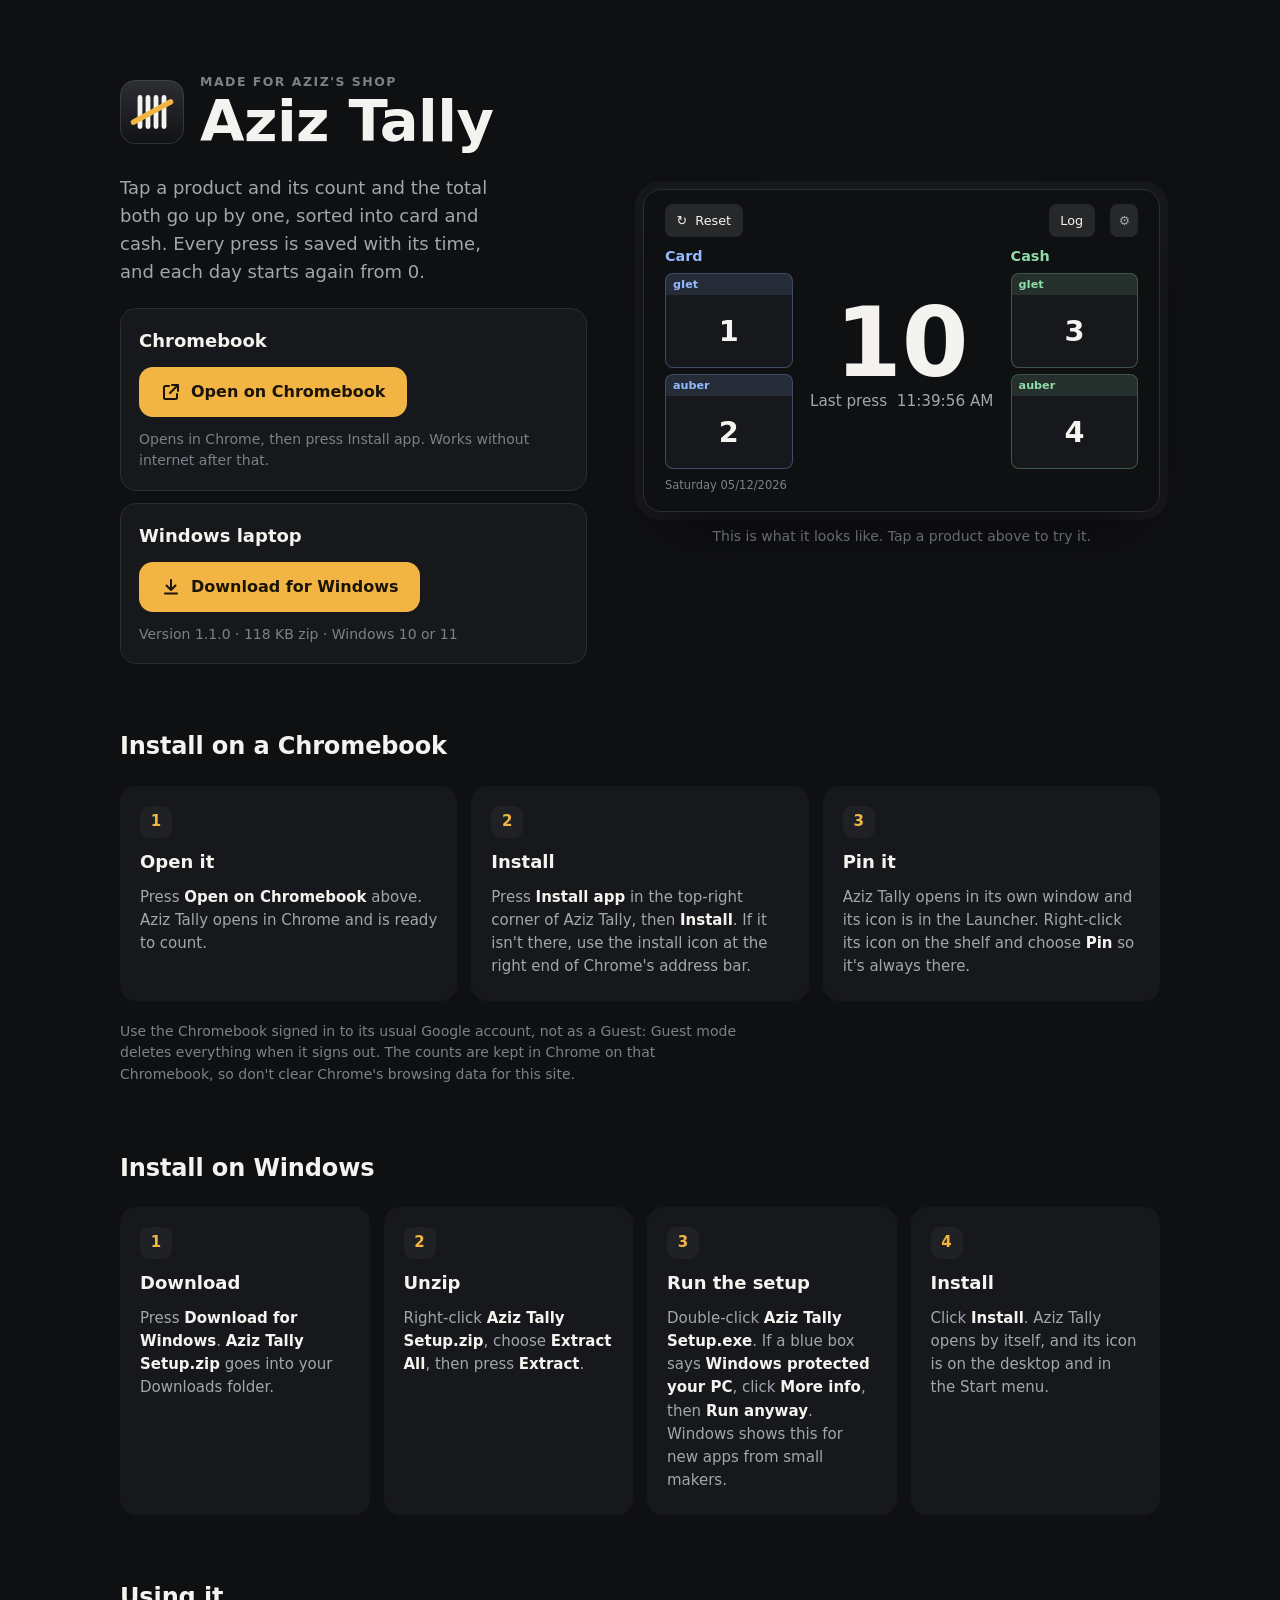
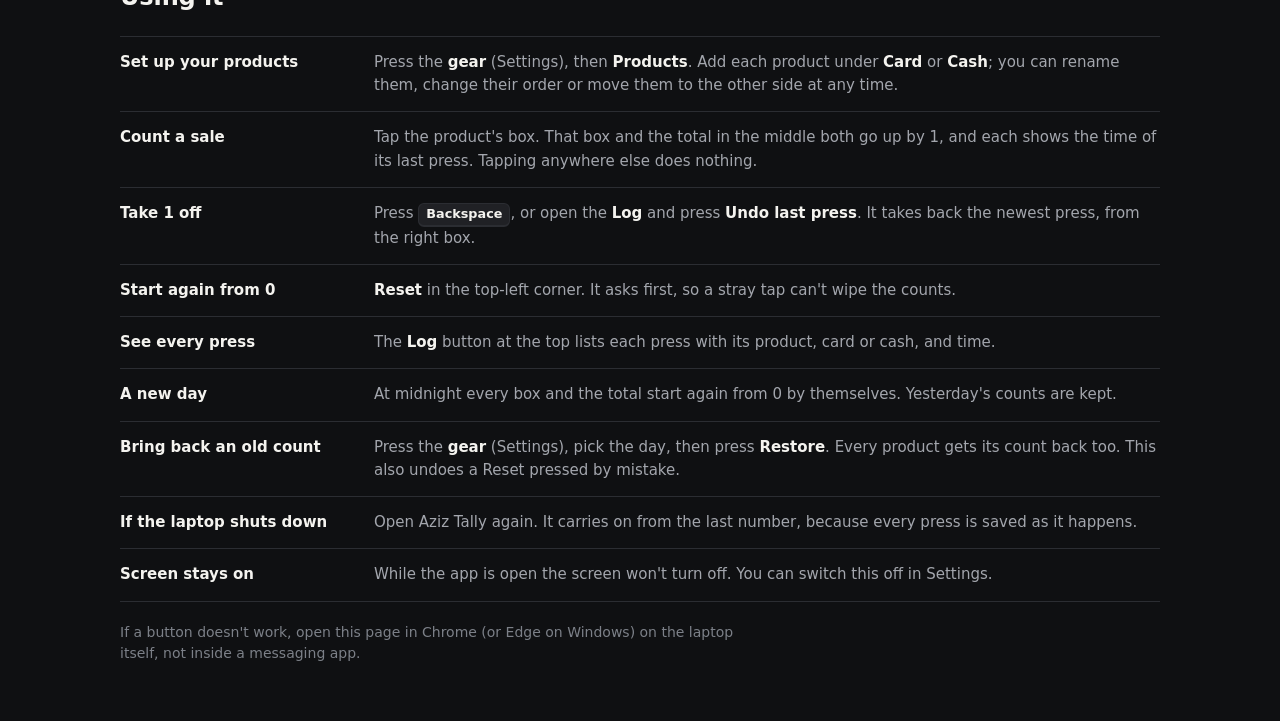
<file: index.html>
<!doctype html>
<html lang="en-AU">
<head>
<meta charset="utf-8">
<meta name="viewport" content="width=device-width, initial-scale=1, viewport-fit=cover">
<meta name="robots" content="noindex">
<link rel="icon" href="data:image/svg+xml,%3Csvg xmlns='http://www.w3.org/2000/svg' viewBox='0 0 64 64'%3E%3Crect width='64' height='64' rx='14' fill='%23202125'/%3E%3Cpath d='M20 18v28M28 18v28M36 18v28M44 18v28' stroke='%23F4F3EF' stroke-width='5' stroke-linecap='round'/%3E%3Cpath d='M14 42L50 22' stroke='%23F2B544' stroke-width='5.5' stroke-linecap='round'/%3E%3C/svg%3E">
<title>Aziz Tally</title>
<style>
  /* Layout: download block beside a tappable preview of the app, then the four install steps, then a short how-to. */
  :root {
    color-scheme: dark;
    --bg: #0F1012;
    --panel: #17181B;
    --raised: #202125;
    --line: #2B2D32;
    --ink: #F4F3EF;
    --muted: #A3A6AD;
    --faint: #7C8088;
    --amber: #F2B544;
    --amber-ink: #1B1406;
    --ok: #9BD6AE;
    --warn: #F0A39C;
    --ui: "Segoe UI Variable Text", "Segoe UI", system-ui, -apple-system, "Helvetica Neue", Arial, sans-serif;
    --display: "Segoe UI Variable Display", "Segoe UI", system-ui, -apple-system, "Helvetica Neue", Arial, sans-serif;
    --step-0: 0.9375rem;
    --step-1: 1.125rem;
    --step-2: 1.5rem;
    --step-4: clamp(2.6rem, 6vw, 3.6rem);
  }
  * { box-sizing: border-box; }
  html { background: var(--bg); }
  body {
    background: var(--bg);
    color: var(--ink);
    font-family: var(--ui);
    font-size: var(--step-0);
    line-height: 1.55;
    padding-left: max(16px, env(safe-area-inset-left, 0px));
    padding-right: max(16px, env(safe-area-inset-right, 0px));
    padding-block: clamp(28px, 6vw, 64px) 48px;
  }
  .wrap { max-width: 1040px; margin: 0 auto; display: grid; gap: clamp(40px, 6vw, 64px); }

  /* ---------- top: download + preview */
  .top { display: grid; gap: 40px; align-items: center; grid-template-columns: 1fr; }
  @media (min-width: 860px) { .top { grid-template-columns: minmax(0, 0.95fr) minmax(0, 1.05fr); gap: 56px; } }
  .intro { display: grid; gap: 22px; min-width: 0; }
  .brand { display: flex; align-items: center; gap: 16px; }
  .brand svg { width: 64px; height: 64px; flex: none; }
  .eyebrow { font-size: 0.78rem; letter-spacing: 0.12em; text-transform: uppercase; color: var(--faint); font-weight: 600; }
  h1 { font-family: var(--display); font-weight: 600; font-size: var(--step-4); line-height: 1.02; margin: 2px 0 0; letter-spacing: -0.01em; text-wrap: balance; }
  .lede { font-size: var(--step-1); color: var(--muted); margin: 0; max-width: 34ch; }

  [hidden] { display: none !important; }
  .platforms { display: grid; gap: 12px; grid-template-columns: minmax(0, 1fr); max-width: 470px; }
  .platform {
    background: var(--panel); border: 1px solid var(--line); border-radius: 16px; padding: 18px;
    display: grid; gap: 12px; align-content: start; justify-items: start; min-width: 0;
  }
  .platform.here { border-color: rgba(242, 181, 68, 0.55); }
  .pf-head { display: flex; align-items: center; gap: 10px; flex-wrap: wrap; min-height: 26px; }
  .pf-name { font-weight: 600; font-size: var(--step-1); }
  .pf-tag {
    font-size: 0.7rem; font-weight: 700; letter-spacing: 0.08em; text-transform: uppercase;
    color: var(--amber-ink); background: var(--amber); border-radius: 6px; padding: 3px 7px;
  }
  .platform .btn { justify-content: center; padding: 15px 22px; gap: 10px; font-size: 1rem; max-width: 100%; }
  .btn.secondary { background: var(--raised); color: var(--ink); }
  .btn {
    display: inline-flex; align-items: center; gap: 12px; text-decoration: none;
    font: 600 1.0625rem/1 var(--ui);
    background: var(--amber); color: var(--amber-ink);
    border: 0; border-radius: 14px; padding: 18px 26px; cursor: pointer;
    transition: transform 120ms ease, filter 120ms ease;
  }
  .btn:hover { filter: brightness(1.06); }
  .btn:active { transform: translateY(1px); }
  .btn:focus-visible { outline: 3px solid var(--ink); outline-offset: 3px; }
  .btn[disabled] { background: var(--raised); color: var(--faint); cursor: not-allowed; filter: none; transform: none; }
  .btn svg { width: 20px; height: 20px; }
  .meta { color: var(--faint); font-size: 0.875rem; margin: 0; }
  .status { margin: 0; font-size: 0.9375rem; color: var(--muted); max-width: 46ch; }
  .status:empty { display: none; }
  .status[data-kind="ok"] { color: var(--ok); }
  .status[data-kind="warn"] { color: var(--warn); }

  /* the preview: a small copy of the real counter screen */
  .screen {
    position: relative; width: 100%; max-width: 100%; aspect-ratio: 16 / 10;
    background: var(--bg); border: 1px solid var(--line); border-radius: 18px;
    box-shadow: 0 30px 60px -30px rgba(0, 0, 0, 0.8), 0 0 0 8px var(--panel);
    user-select: none; -webkit-user-select: none; overflow: hidden;
  }
  .screen .reset, .screen .gear, .screen .logb {
    position: absolute; top: 4.5%; font-size: clamp(0.62rem, 1.4vw, 0.8rem); color: var(--ink);
    background: rgba(255, 255, 255, 0.1); border-radius: 8px; padding: 0.5em 0.9em;
  }
  .screen .reset { left: 4%; }
  .screen .gear { right: 4%; padding: 0.5em 0.65em; color: var(--muted); }
  .screen .logb { right: 12.5%; }
  /* Card boxes | total | Cash boxes, like the real app */
  .screen .mini {
    position: absolute; inset: 17% 4% 13% 4%;
    display: grid; grid-template-columns: 27% minmax(0, 1fr) 27%; gap: 3%;
  }
  .screen .mside { display: flex; flex-direction: column; gap: 6px; min-height: 0; }
  .screen .mside.card { --side: #93B9FF; --side-bg: rgba(147, 185, 255, 0.12); --side-line: rgba(147, 185, 255, 0.32); }
  .screen .mside.cash { --side: #8FDCA8; --side-bg: rgba(143, 220, 168, 0.12); --side-line: rgba(143, 220, 168, 0.32); }
  .screen .mtitle { color: var(--side); font-weight: 600; font-size: clamp(0.62rem, 1.5vw, 0.9rem); }
  .screen .mbox {
    flex: 1; min-height: 0; display: grid; grid-template-rows: auto minmax(0, 1fr); overflow: hidden; cursor: pointer;
    background: var(--panel); border: 1px solid var(--side-line); border-radius: 8px;
  }
  .screen .mbox:hover { border-color: var(--side); }
  .screen .mbox:focus-visible { outline: 2px solid var(--side); outline-offset: 2px; }
  .screen .mbox span { background: var(--side-bg); color: var(--side); font-weight: 600; font-size: clamp(0.5rem, 1.1vw, 0.7rem); padding: 2px 7px; }
  .screen .mbox b { place-self: center; font-size: clamp(1rem, 3vw, 1.8rem); font-variant-numeric: tabular-nums; }
  .screen .mbox.hit { animation: hit 300ms ease-out; }
  @keyframes hit { from { background: var(--side-line); } to { background: var(--panel); } }
  .screen .count { display: grid; justify-items: center; align-content: center; gap: 0.2em; min-width: 0; }
  .screen .num {
    font-family: var(--display); font-weight: 600; font-size: clamp(3rem, 9vw, 6rem); line-height: 0.9;
    font-variant-numeric: tabular-nums; color: var(--ink);
  }
  .screen .last { color: var(--muted); font-size: clamp(0.7rem, 1.6vw, 0.95rem); font-variant-numeric: tabular-nums; }
  .screen .date { position: absolute; left: 4%; bottom: 5%; color: var(--faint); font-size: clamp(0.55rem, 1.2vw, 0.72rem); }
  .screen .hint { position: absolute; bottom: 5%; left: 50%; translate: -50% 0; color: var(--faint); font-size: clamp(0.55rem, 1.2vw, 0.72rem); white-space: nowrap; }
  .pulse { animation: pulse 220ms ease-out; }
  @keyframes pulse { from { transform: scale(1.06); } to { transform: scale(1); } }
  @media (prefers-reduced-motion: reduce) { .pulse { animation: none; } .btn { transition: none; } }
  .try { margin: 14px 0 0; color: var(--faint); font-size: 0.875rem; text-align: center; }

  /* ---------- install steps */
  h2 { font-family: var(--display); font-size: var(--step-2); font-weight: 600; margin: 0; letter-spacing: -0.005em; }
  .section { display: grid; gap: 20px; }
  .steps { list-style: none; margin: 0; padding: 0; display: grid; gap: 14px; grid-template-columns: repeat(auto-fit, minmax(210px, 1fr)); }
  .step { background: var(--panel); border-radius: 16px; padding: 20px 20px 22px; display: grid; gap: 10px; align-content: start; min-width: 0; }
  .step .n {
    width: 32px; height: 32px; border-radius: 9px; display: grid; place-items: center;
    background: var(--raised); color: var(--amber); font-weight: 700; font-variant-numeric: tabular-nums;
  }
  .step h3 { margin: 0; font-size: var(--step-1); font-weight: 600; }
  .step p { margin: 0; color: var(--muted); }
  .step b, .use b { color: var(--ink); font-weight: 600; }
  .key {
    display: inline-block; font: 600 0.8rem/1 var(--ui); color: var(--ink); background: var(--raised);
    border: 1px solid var(--line); border-bottom-width: 2px; border-radius: 6px; padding: 4px 7px; white-space: nowrap;
  }

  /* ---------- how to use */
  .use { margin: 0; display: grid; grid-template-columns: minmax(0, 1fr); border-top: 1px solid var(--line); }
  .use > div { display: grid; grid-template-columns: minmax(0, 1fr); gap: 2px; padding: 14px 0; border-bottom: 1px solid var(--line); }
  @media (min-width: 640px) { .use > div { grid-template-columns: 230px minmax(0, 1fr); gap: 24px; } }
  .use dt { font-weight: 600; }
  .use dd { margin: 0; color: var(--muted); }
  .foot { color: var(--faint); font-size: 0.875rem; margin: 0; max-width: 70ch; }
</style>

</head>
<body>
<main class="wrap">
  <section class="top">
    <div class="intro">
      <div class="brand">
        <svg viewBox="0 0 64 64" aria-hidden="true">
          <defs>
            <linearGradient id="tile" x1="0" y1="0" x2="0" y2="1">
              <stop offset="0" stop-color="#2C2E34"/>
              <stop offset="1" stop-color="#111215"/>
            </linearGradient>
          </defs>
          <rect x="0.5" y="0.5" width="63" height="63" rx="14.5" fill="url(#tile)" stroke="#FFFFFF" stroke-opacity="0.14"/>
          <g stroke="#F4F3EF" stroke-width="4.8" stroke-linecap="round" fill="none">
            <line x1="20" y1="17.5" x2="20" y2="46.5"/>
            <line x1="28" y1="17.5" x2="28" y2="46.5"/>
            <line x1="36" y1="17.5" x2="36" y2="46.5"/>
            <line x1="44" y1="17.5" x2="44" y2="46.5"/>
          </g>
          <line x1="13.5" y1="42.2" x2="50.5" y2="21.8" stroke="#F2B544" stroke-width="5.5" stroke-linecap="round"/>
        </svg>
        <div>
          <div class="eyebrow">Made for Aziz's shop</div>
          <h1>Aziz Tally</h1>
        </div>
      </div>
      <p class="lede">Tap a product and its count and the total both go up by one, sorted into card and cash. Every press is saved with its time, and each day starts again from 0.</p>
      <div class="platforms" id="platforms">
        <div class="platform" id="pf-chromebook">
          <div class="pf-head"><span class="pf-name">Chromebook</span><span class="pf-tag" hidden>This computer</span></div>
          <a class="btn" id="open-chromebook" href="https://bilalserin-oss.github.io/aziz-tally/app/">
            <svg viewBox="0 0 20 20" aria-hidden="true" fill="none" stroke="currentColor" stroke-width="2" stroke-linecap="round" stroke-linejoin="round">
              <path d="M8 4H4.5A1.5 1.5 0 0 0 3 5.5v10A1.5 1.5 0 0 0 4.5 17h10a1.5 1.5 0 0 0 1.5-1.5V12M11 3h6v6M17 3l-8 8"/>
            </svg>
            Open on Chromebook
          </a>
          <p class="meta">Opens in Chrome, then press Install app. Works without internet after that.</p>
        </div>
        <div class="platform" id="pf-windows">
          <div class="pf-head"><span class="pf-name">Windows laptop</span><span class="pf-tag" hidden>This computer</span></div>
          <a class="btn" id="download" href="Aziz-Tally-Setup.zip" download="Aziz Tally Setup.zip">
            <svg viewBox="0 0 20 20" aria-hidden="true" fill="none" stroke="currentColor" stroke-width="2" stroke-linecap="round" stroke-linejoin="round">
              <path d="M10 3v10M5.5 8.5 10 13l4.5-4.5M4 16.5h12"/>
            </svg>
            Download for Windows
          </a>
          <p class="meta">Version 1.1.0 &middot; 118 KB zip &middot; Windows 10 or 11</p>
          <p class="status" id="status" role="status" aria-live="polite"></p>
        </div>
      </div>
    </div>

    <div>
      <div class="screen" id="screen" aria-label="Preview of the app">
        <span class="reset">&#8635;&nbsp; Reset</span>
        <span class="logb">Log</span>
        <span class="gear" aria-hidden="true">&#9881;</span>
        <div class="mini">
          <div class="mside card">
            <span class="mtitle">Card</span>
            <div class="mbox" role="button" tabindex="0" aria-label="gIet, Card"><span>gIet</span><b>1</b></div>
            <div class="mbox" role="button" tabindex="0" aria-label="auber, Card"><span>auber</span><b>2</b></div>
          </div>
          <div class="count">
            <div class="num" id="num">10</div>
            <div class="last" id="last">Last press&nbsp; 11:39:56 AM</div>
          </div>
          <div class="mside cash">
            <span class="mtitle">Cash</span>
            <div class="mbox" role="button" tabindex="0" aria-label="gIet, Cash"><span>gIet</span><b>3</b></div>
            <div class="mbox" role="button" tabindex="0" aria-label="auber, Cash"><span>auber</span><b>4</b></div>
          </div>
        </div>
        <span class="date" id="date">Thursday 29/10/2026</span>
      </div>
      <p class="try">This is what it looks like. Tap a product above to try it.</p>
    </div>
  </section>

  <section class="section" id="steps-chromebook" aria-labelledby="install-chromebook">
    <h2 id="install-chromebook">Install on a Chromebook</h2>
    <ol class="steps">
      <li class="step">
        <span class="n">1</span>
        <h3>Open it</h3>
        <p>Press <b>Open on Chromebook</b> above. Aziz Tally opens in Chrome and is ready to count.</p>
      </li>
      <li class="step">
        <span class="n">2</span>
        <h3>Install</h3>
        <p>Press <b>Install app</b> in the top-right corner of Aziz Tally, then <b>Install</b>. If it isn't there, use the install icon at the right end of Chrome's address bar.</p>
      </li>
      <li class="step">
        <span class="n">3</span>
        <h3>Pin it</h3>
        <p>Aziz Tally opens in its own window and its icon is in the Launcher. Right-click its icon on the shelf and choose <b>Pin</b> so it's always there.</p>
      </li>
    </ol>
    <p class="foot">Use the Chromebook signed in to its usual Google account, not as a Guest: Guest mode deletes everything when it signs out. The counts are kept in Chrome on that Chromebook, so don't clear Chrome's browsing data for this site.</p>
  </section>

  <section class="section" id="steps-windows" aria-labelledby="install-windows">
    <h2 id="install-windows">Install on Windows</h2>
    <ol class="steps">
      <li class="step">
        <span class="n">1</span>
        <h3>Download</h3>
        <p>Press <b>Download for Windows</b>. <b>Aziz Tally Setup.zip</b> goes into your Downloads folder.</p>
      </li>
      <li class="step">
        <span class="n">2</span>
        <h3>Unzip</h3>
        <p>Right-click <b>Aziz Tally Setup.zip</b>, choose <b>Extract All</b>, then press <b>Extract</b>.</p>
      </li>
      <li class="step">
        <span class="n">3</span>
        <h3>Run the setup</h3>
        <p>Double-click <b>Aziz Tally Setup.exe</b>. If a blue box says <b>Windows protected your PC</b>, click <b>More info</b>, then <b>Run anyway</b>. Windows shows this for new apps from small makers.</p>
      </li>
      <li class="step">
        <span class="n">4</span>
        <h3>Install</h3>
        <p>Click <b>Install</b>. Aziz Tally opens by itself, and its icon is on the desktop and in the Start menu.</p>
      </li>
    </ol>
  </section>

  <section class="section" aria-labelledby="using">
    <h2 id="using">Using it</h2>
    <dl class="use">
      <div><dt>Set up your products</dt><dd>Press the <b>gear</b> (Settings), then <b>Products</b>. Add each product under <b>Card</b> or <b>Cash</b>; you can rename them, change their order or move them to the other side at any time.</dd></div>
      <div><dt>Count a sale</dt><dd>Tap the product's box. That box and the total in the middle both go up by 1, and each shows the time of its last press. Tapping anywhere else does nothing.</dd></div>
      <div><dt>Take 1 off</dt><dd>Press <span class="key">Backspace</span>, or open the <b>Log</b> and press <b>Undo last press</b>. It takes back the newest press, from the right box.</dd></div>
      <div><dt>Start again from 0</dt><dd><b>Reset</b> in the top-left corner. It asks first, so a stray tap can't wipe the counts.</dd></div>
      <div><dt>See every press</dt><dd>The <b>Log</b> button at the top lists each press with its product, card or cash, and time.</dd></div>
      <div><dt>A new day</dt><dd>At midnight every box and the total start again from 0 by themselves. Yesterday's counts are kept.</dd></div>
      <div><dt>Bring back an old count</dt><dd>Press the <b>gear</b> (Settings), pick the day, then press <b>Restore</b>. Every product gets its count back too. This also undoes a Reset pressed by mistake.</dd></div>
      <div><dt>If the laptop shuts down</dt><dd>Open Aziz Tally again. It carries on from the last number, because every press is saved as it happens.</dd></div>
      <div><dt>Screen stays on</dt><dd>While the app is open the screen won't turn off. You can switch this off in Settings.</dd></div>
    </dl>
    <p class="foot">If a button doesn't work, open this page in Chrome (or Edge on Windows) on the laptop itself, not inside a messaging app.</p>
  </section>
</main>

<script>
  (function () {

    // Put the option (and the install steps) for this computer first.
    var ua = navigator.userAgent;
    var cros = /\bCrOS\b/.test(ua), win = /Windows/.test(ua);
    if (cros || win) {
      var here = document.getElementById(cros ? "pf-chromebook" : "pf-windows");
      var other = document.getElementById(cros ? "pf-windows" : "pf-chromebook");
      here.classList.add("here");
      here.querySelector(".pf-tag").hidden = false;
      other.querySelector(".btn").classList.add("secondary");
      here.parentNode.insertBefore(here, here.parentNode.firstChild);
      var hereSteps = document.getElementById(cros ? "steps-chromebook" : "steps-windows");
      var otherSteps = document.getElementById(cros ? "steps-windows" : "steps-chromebook");
      hereSteps.parentNode.insertBefore(hereSteps, otherSteps);
    }

    // The preview behaves like the app: a product press adds 1 to it and to the total, and shows the time.
    var num = document.getElementById("num");
    var last = document.getElementById("last");
    var dateEl = document.getElementById("date");
    var count = 10;
    var DAYS = ["Sunday", "Monday", "Tuesday", "Wednesday", "Thursday", "Friday", "Saturday"];
    function two(n) { return (n < 10 ? "0" : "") + n; }
    function timeText(d) {
      var h = d.getHours() % 12 || 12;
      return h + ":" + two(d.getMinutes()) + ":" + two(d.getSeconds()) + (d.getHours() < 12 ? " AM" : " PM");
    }
    var today = new Date();
    dateEl.textContent = DAYS[today.getDay()] + " " + two(today.getDate()) + "/" + two(today.getMonth() + 1) + "/" + today.getFullYear();
    function press(box) {
      var n = box.querySelector("b");
      n.textContent = String(parseInt(n.textContent, 10) + 1);
      count += 1;
      num.textContent = String(count);
      last.textContent = "Last press\u00a0 " + timeText(new Date());
      [num, box].forEach(function (el) {
        var cls = el === num ? "pulse" : "hit";
        el.classList.remove(cls);
        void el.offsetWidth;
        el.classList.add(cls);
      });
    }
    Array.prototype.forEach.call(document.querySelectorAll(".mbox"), function (box) {
      box.addEventListener("click", function () { press(box); });
      box.addEventListener("keydown", function (e) {
        if (e.key === " " || e.key === "Enter") { e.preventDefault(); if (!e.repeat) press(box); }
      });
    });
  })();
</script>
</body>
</html>
</file>
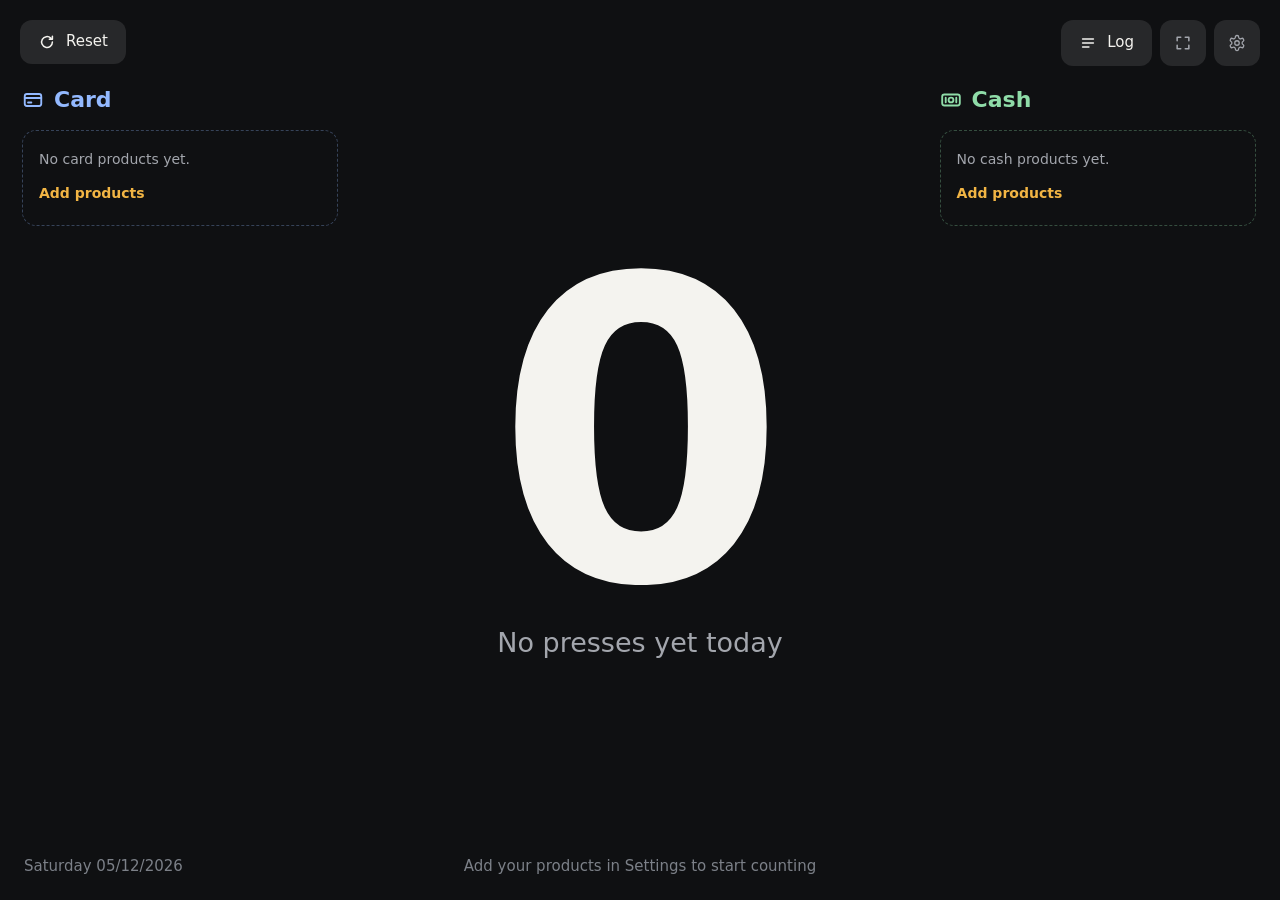
<file: app/index.html>
<!doctype html>
<html lang="en-AU">
<head>
<meta charset="utf-8">
<meta name="viewport" content="width=device-width, initial-scale=1, viewport-fit=cover">
<meta name="theme-color" content="#0F1012">
<meta name="robots" content="noindex">
<meta name="description" content="Tap a product to count it. Every press is saved, and each day starts again from 0.">
<title>Aziz Tally</title>
<link rel="manifest" href="manifest.webmanifest">
<link rel="icon" href="icons/icon-192.png">
<link rel="stylesheet" href="app.css">
<script type="module" src="app.js"></script>
</head>
<body>
  <!-- Card boxes | total | Cash boxes. Only the boxes count; the rest of the screen doesn't. -->
  <main id="board">
    <section class="side card" aria-labelledby="title-card">
      <h2 class="side-title" id="title-card">
        <svg viewBox="0 0 20 20" aria-hidden="true"><rect x="2.5" y="4.5" width="15" height="11" rx="2"/><path d="M2.5 8.2h15M5.5 12.3h3"/></svg>
        Card
      </h2>
      <div class="boxes" id="boxes-card"></div>
    </section>

    <section id="center" aria-label="Total">
      <canvas id="count" role="img" aria-label="Total 0"></canvas>
      <p id="last">No presses yet today</p>
    </section>

    <section class="side cash" aria-labelledby="title-cash">
      <h2 class="side-title" id="title-cash">
        <svg viewBox="0 0 20 20" aria-hidden="true"><rect x="2" y="5" width="16" height="10" rx="2"/><circle cx="10" cy="10" r="2.2"/><path d="M5.2 8v4M14.8 8v4"/></svg>
        Cash
      </h2>
      <div class="boxes" id="boxes-cash"></div>
    </section>
  </main>
  <p id="date" class="note left"></p>
  <p id="hint" class="note center"></p>

  <!-- Corner controls -->
  <button id="resetBtn" class="soft tl" type="button" title="Start again from 0 (a new day)">
    <svg viewBox="0 0 20 20" aria-hidden="true"><path d="M16 10a6 6 0 1 1-1.8-4.3M16 3.5v3.4h-3.4"/></svg>
    <span>Reset</span>
  </button>

  <div class="tr">
    <button id="installBtn" class="primary" type="button" hidden title="Add Aziz Tally to this Chromebook's launcher">
      <svg viewBox="0 0 20 20" aria-hidden="true"><path d="M10 3v10M5.5 8.5 10 13l4.5-4.5M4 16.5h12"/></svg>
      <span>Install app</span>
    </button>
    <button id="logBtn" class="soft" type="button" title="Today's presses" aria-expanded="false" aria-controls="log">
      <svg viewBox="0 0 20 20" aria-hidden="true"><path d="M4 5.5h12M4 10h12M4 14.5h7"/></svg>
      <span>Log</span>
    </button>
    <button id="fullBtn" class="soft icon" type="button" title="Full screen">
      <svg id="fullIcon" viewBox="0 0 20 20" aria-hidden="true"><path d="M3.5 7.5v-4h4M16.5 7.5v-4h-4M3.5 12.5v4h4M16.5 12.5v4h-4"/></svg>
    </button>
    <button id="settingsBtn" class="soft icon" type="button" title="Settings: products, history and restore">
      <svg viewBox="0 0 24 24" aria-hidden="true"><path d="M12.22 2h-.44a2 2 0 0 0-2 2v.18a2 2 0 0 1-1 1.73l-.43.25a2 2 0 0 1-2 0l-.15-.08a2 2 0 0 0-2.73.73l-.22.38a2 2 0 0 0 .73 2.73l.15.1a2 2 0 0 1 1 1.72v.51a2 2 0 0 1-1 1.74l-.15.09a2 2 0 0 0-.73 2.73l.22.38a2 2 0 0 0 2.73.73l.15-.08a2 2 0 0 1 2 0l.43.25a2 2 0 0 1 1 1.73V20a2 2 0 0 0 2 2h.44a2 2 0 0 0 2-2v-.18a2 2 0 0 1 1-1.73l.43-.25a2 2 0 0 1 2 0l.15.08a2 2 0 0 0 2.73-.73l.22-.39a2 2 0 0 0-.73-2.73l-.15-.08a2 2 0 0 1-1-1.74v-.5a2 2 0 0 1 1-1.74l.15-.09a2 2 0 0 0 .73-2.73l-.22-.38a2 2 0 0 0-2.73-.73l-.15.08a2 2 0 0 1-2 0l-.43-.25a2 2 0 0 1-1-1.73V4a2 2 0 0 0-2-2z"/><circle cx="12" cy="12" r="3"/></svg>
    </button>
  </div>

  <!-- Press log: slides in from the right -->
  <aside id="log" aria-label="Today's presses">
    <header class="log-head">
      <div>
        <h2>Today's presses</h2>
        <p id="logSub"></p>
      </div>
      <button id="logClose" class="soft icon small" type="button" title="Hide the log">
        <svg viewBox="0 0 20 20" aria-hidden="true"><path d="M7.5 5l5 5-5 5"/></svg>
      </button>
    </header>
    <ol id="logList" class="rows"></ol>
    <p id="logEmpty" class="empty">No presses yet today.</p>
    <footer class="log-foot">
      <button id="undoBtn" class="soft wide" type="button" title="Take back the last press (Backspace)">
        <svg viewBox="0 0 20 20" aria-hidden="true"><path d="M7 4.5 3.5 8 7 11.5M3.5 8H12a4.5 4.5 0 0 1 0 9H8"/></svg>
        <span>Undo last press</span>
      </button>
    </footer>
  </aside>

  <div id="toast" role="status" aria-live="polite"></div>
  <div id="saveBanner" hidden>Can't save right now. Keep counting: the numbers on screen are right and it keeps trying to save.</div>

  <!-- Settings (covers the whole window) -->
  <section id="settings" hidden aria-label="Settings">
    <header class="set-head">
      <div>
        <h1>Settings</h1>
        <div class="tabs" role="tablist" aria-label="Settings pages">
          <button id="tabHistory" class="tab" type="button" role="tab" aria-selected="true" aria-controls="historyPane">History and restore</button>
          <button id="tabProducts" class="tab" type="button" role="tab" aria-selected="false" aria-controls="productsPane">Products</button>
        </div>
        <p id="setNote"></p>
      </div>
      <button id="settingsClose" class="soft" type="button" title="Back to the counter (Esc)">
        <svg viewBox="0 0 20 20" aria-hidden="true"><path d="M5 5l10 10M15 5 5 15"/></svg>
        <span>Close</span>
      </button>
    </header>

    <div class="set-main">
      <div id="historyPane" class="set-body" role="tabpanel" aria-labelledby="tabHistory">
        <div class="panel days">
          <h3 class="label">Days</h3>
          <ol id="dayList"></ol>
        </div>
        <div class="panel detail">
          <div class="detail-head">
            <h2 id="dayTitle"></h2>
            <p id="daySub"></p>
            <p id="dayBreakdown"></p>
          </div>
          <h3 class="label">Restore</h3>
          <div id="restoreList"></div>
          <p id="restoreEmpty" class="empty"></p>
          <div class="press-head">
            <h3 class="label">Every press</h3>
            <button id="csvBtn" class="link" type="button" title="Save this day's presses as a spreadsheet file">Save a copy</button>
          </div>
          <ol id="dayLog" class="rows"></ol>
        </div>
      </div>

      <div id="productsPane" class="products" role="tabpanel" aria-labelledby="tabProducts" hidden>
        <div class="panel prod-col card-side" data-side="card">
          <h3 class="prod-title">
            <svg viewBox="0 0 20 20" aria-hidden="true"><rect x="2.5" y="4.5" width="15" height="11" rx="2"/><path d="M2.5 8.2h15M5.5 12.3h3"/></svg>
            Card
          </h3>
          <ol class="prod-list" id="prodList-card"></ol>
          <form class="prod-add" data-side="card">
            <input id="addName-card" type="text" maxlength="40" placeholder="New product for Card" aria-label="New product for the Card side" autocomplete="off">
            <button class="primary" type="submit">Add</button>
          </form>
        </div>
        <div class="panel prod-col cash-side" data-side="cash">
          <h3 class="prod-title">
            <svg viewBox="0 0 20 20" aria-hidden="true"><rect x="2" y="5" width="16" height="10" rx="2"/><circle cx="10" cy="10" r="2.2"/><path d="M5.2 8v4M14.8 8v4"/></svg>
            Cash
          </h3>
          <ol class="prod-list" id="prodList-cash"></ol>
          <form class="prod-add" data-side="cash">
            <input id="addName-cash" type="text" maxlength="40" placeholder="New product for Cash" aria-label="New product for the Cash side" autocomplete="off">
            <button class="primary" type="submit">Add</button>
          </form>
        </div>
      </div>
    </div>

    <footer class="set-foot">
      <label class="switch" for="keepOn">
        <input id="keepOn" type="checkbox">
        <span class="track" aria-hidden="true"><span class="knob"></span></span>
        <span class="switch-text">
          <b>Keep the screen on while Aziz Tally is open</b>
          <small>The screen won't dim, turn off or lock while the app is showing.</small>
        </span>
      </label>
      <p id="aboutText"></p>
    </footer>
  </section>

  <!-- Confirm dialog -->
  <div id="dialog" class="overlay" hidden role="dialog" aria-modal="true" aria-labelledby="dialogTitle">
    <div class="dialog-card">
      <h2 id="dialogTitle"></h2>
      <p id="dialogBody"></p>
      <div class="dialog-actions">
        <button id="dialogCancel" class="soft" type="button">Cancel</button>
        <button id="dialogConfirm" class="primary" type="button"></button>
      </div>
    </div>
  </div>

  <!-- Shown when the app is already open in another window -->
  <div id="elsewhere" class="overlay solid" hidden>
    <div class="dialog-card">
      <h2>Aziz Tally is already open</h2>
      <p>It's open in another window or tab, and only one can count at a time. Use that one, or close it and this window takes over by itself.</p>
    </div>
  </div>
</body>
</html>
</file>
<file: app/app.css>
/* Aziz Tally for Chromebook. Near-black, warm off-white ink and an amber accent;
   Card products in a cool blue tint, Cash products in green, so the sides read at a glance. */
:root {
  color-scheme: dark;
  --bg: #0F1012;
  --surface: #17181B;
  --raised: #202125;
  --line: #2B2D32;
  --ink: #F4F3EF;
  --muted: #A3A6AD;
  --faint: #7C8088;
  --accent: #F2B544;
  --accent-ink: #1B1406;
  --danger: #C9483F;
  --danger-soft: #F0A39C;
  --card: #93B9FF;
  --card-bg: rgba(147, 185, 255, 0.11);
  --card-hit: rgba(147, 185, 255, 0.32);
  --card-line: rgba(147, 185, 255, 0.30);
  --cash: #8FDCA8;
  --cash-bg: rgba(143, 220, 168, 0.11);
  --cash-hit: rgba(143, 220, 168, 0.32);
  --cash-line: rgba(143, 220, 168, 0.30);
  --wash: rgba(255, 255, 255, 0.1);
  --ui: system-ui, "Segoe UI", Roboto, "Helvetica Neue", Arial, sans-serif;
  --gutter-l: max(20px, env(safe-area-inset-left, 0px));
  --gutter-r: max(20px, env(safe-area-inset-right, 0px));
}

* { box-sizing: border-box; }
[hidden] { display: none !important; }
html, body { height: 100%; margin: 0; overflow: hidden; }
body {
  background: var(--bg);
  color: var(--ink);
  font: 15px/1.45 var(--ui);
  -webkit-user-select: none;
  user-select: none;
  -webkit-tap-highlight-color: transparent;
}
h1, h2, h3, p { margin: 0; }
svg { width: 18px; height: 18px; fill: none; stroke: currentColor; stroke-width: 1.7; stroke-linecap: round; stroke-linejoin: round; flex: none; }

.card-side, .side.card { --side: var(--card); --side-bg: var(--card-bg); --side-hit: var(--card-hit); --side-line: var(--card-line); }
.cash-side, .side.cash { --side: var(--cash); --side-bg: var(--cash-bg); --side-hit: var(--cash-hit); --side-line: var(--cash-line); }

/* ---------- the board: Card boxes | total | Cash boxes */
#board {
  position: fixed; top: 84px; bottom: 58px; left: var(--gutter-l); right: var(--gutter-r);
  display: grid; grid-template-columns: minmax(170px, 26%) minmax(0, 1fr) minmax(170px, 26%);
  gap: clamp(14px, 2.4vw, 36px);
}
.side { display: flex; flex-direction: column; min-width: 0; min-height: 0; }
.side-title { display: flex; align-items: center; gap: 10px; font-size: 22px; font-weight: 600; color: var(--side); margin: 0 0 12px 2px; }
.side-title svg { width: 22px; height: 22px; }
.boxes { flex: 1; min-height: 0; overflow-y: auto; display: flex; flex-direction: column; gap: 12px; padding: 2px 4px 4px 2px; }
.box {
  flex: 1 1 0; min-height: 104px; max-height: 190px; width: 100%;
  display: grid; grid-template-rows: auto minmax(0, 1fr) auto; padding: 0; text-align: left;
  background: var(--surface); border: 1px solid var(--side-line); border-radius: 14px; overflow: hidden;
  color: var(--ink); font: inherit; cursor: pointer; touch-action: manipulation; container-type: size;
  transition: border-color 120ms ease;
}
.box:hover { border-color: var(--side); }
.box:focus-visible { outline: 2px solid var(--side); outline-offset: 2px; }
.box.hit { animation: hit 320ms ease-out; }
@keyframes hit { from { background: var(--side-hit); } to { background: var(--surface); } }
.box-name {
  background: var(--side-bg); color: var(--side); border-bottom: 1px solid var(--side-line);
  font-size: 15px; font-weight: 600; padding: 7px 14px;
  white-space: nowrap; overflow: hidden; text-overflow: ellipsis;
}
.box-count {
  align-self: center; justify-self: center; line-height: 1;
  font-size: clamp(26px, 40cqh, 80px); font-weight: 600; font-variant-numeric: tabular-nums;
}
.box-time {
  padding: 0 12px 8px; color: var(--faint); font-size: 12.5px; text-align: right;
  font-variant-numeric: tabular-nums; white-space: nowrap; overflow: hidden; text-overflow: ellipsis;
}
.side-empty {
  border: 1px dashed var(--side-line); border-radius: 14px; padding: 18px 16px;
  display: grid; gap: 10px; justify-items: start; color: var(--muted); font-size: 14px;
}

#center { display: flex; flex-direction: column; align-items: center; justify-content: center; min-width: 0; min-height: 0; }
#count { display: block; }
#last { color: var(--muted); font-size: 22px; font-variant-numeric: tabular-nums; margin-top: 30px; white-space: nowrap; text-align: center; }
.note { position: fixed; bottom: max(22px, env(safe-area-inset-bottom, 0px)); color: var(--faint); font-size: 15px; pointer-events: none; }
.note.left { left: calc(var(--gutter-l) + 4px); }
.note.center { left: 50%; transform: translateX(-50%); white-space: nowrap; }

/* ---------- buttons */
button { font: inherit; color: inherit; }
.soft, .primary, .danger {
  display: inline-flex; align-items: center; justify-content: center; gap: 10px;
  border: 0; border-radius: 12px; padding: 11px 18px; min-height: 44px;
  font-size: 15px; cursor: pointer; transition: background-color 120ms ease, filter 120ms ease;
}
.soft { background: var(--wash); color: var(--ink); }
.soft:hover { background: rgba(255, 255, 255, 0.16); }
.soft:active { background: rgba(255, 255, 255, 0.24); }
.primary { background: var(--accent); color: var(--accent-ink); font-weight: 600; }
.danger { background: var(--danger); color: #fff; font-weight: 600; }
.primary:hover, .danger:hover { filter: brightness(1.07); }
.primary:disabled { background: rgba(255, 255, 255, 0.07); color: var(--muted); font-weight: 400; cursor: default; filter: none; }
.soft:disabled { opacity: 0.38; cursor: default; }
.icon { width: 46px; height: 46px; padding: 0; color: var(--muted); }
.icon.small { width: 40px; height: 40px; min-height: 40px; }
.wide { width: 100%; }
.link { background: none; border: 0; padding: 4px 0; color: var(--accent); font-size: 14px; font-weight: 600; cursor: pointer; }
.link:hover { text-decoration: underline; }
:focus-visible { outline: 2px solid var(--accent); outline-offset: 2px; }

.tl { position: fixed; top: max(20px, env(safe-area-inset-top, 0px)); left: var(--gutter-l); z-index: 2; }
.tr { position: fixed; top: max(20px, env(safe-area-inset-top, 0px)); right: var(--gutter-r); z-index: 2; display: flex; gap: 8px; }
#logBtn[aria-expanded="true"] { background: rgba(255, 255, 255, 0.2); }

/* ---------- press log */
#log {
  position: fixed; right: 0; top: 84px; bottom: 18px; z-index: 3; width: 360px; max-width: calc(100% - 40px);
  background: var(--surface); border: 1px solid var(--line); border-right: 0; border-radius: 16px 0 0 16px;
  display: flex; flex-direction: column; min-height: 0;
  box-shadow: -24px 0 48px -24px rgba(0, 0, 0, 0.7);
  transform: translateX(calc(100% + 30px)); visibility: hidden;
  transition: transform 260ms cubic-bezier(0.2, 0.7, 0.3, 1), visibility 0s linear 260ms;
}
#log.open { transform: none; visibility: visible; transition: transform 260ms cubic-bezier(0.2, 0.7, 0.3, 1); }
.log-head { display: flex; justify-content: space-between; align-items: flex-start; gap: 12px; padding: 22px 14px 14px 24px; }
.log-head h2 { font-size: 20px; font-weight: 600; }
.log-head p { color: var(--muted); font-size: 13px; margin-top: 4px; }
#logList { flex: 1; overflow-y: auto; padding: 0 14px 0 24px; }
.log-foot { border-top: 1px solid var(--line); padding: 16px 20px; }
.empty { color: var(--faint); font-size: 15px; padding: 4px 24px; }

.rows { list-style: none; margin: 0; }
.rows li { display: grid; grid-template-columns: 64px auto minmax(0, 1fr); align-items: center; column-gap: 12px; min-height: 44px; }
.badge {
  justify-self: start; min-width: 46px; height: 30px; padding: 0 9px; border-radius: 8px;
  display: grid; place-items: center; font-weight: 600; font-variant-numeric: tabular-nums;
  background: rgba(255, 255, 255, 0.14); color: var(--ink);
}
.badge.undo { background: rgba(255, 255, 255, 0.06); color: var(--muted); }
.badge.reset { background: #3A1E1C; color: var(--danger-soft); }
.badge.restore { background: #332914; color: var(--accent); }
.rows .time { font-size: 15px; font-variant-numeric: tabular-nums; white-space: nowrap; }
.rows .kind { color: var(--muted); font-size: 13px; text-align: right; white-space: nowrap; overflow: hidden; text-overflow: ellipsis; }
.rows .kind.card { color: var(--card); }
.rows .kind.cash { color: var(--cash); }

/* ---------- messages */
#toast {
  position: fixed; left: 50%; bottom: 64px; transform: translateX(-50%); z-index: 10;
  max-width: calc(100% - 48px); padding: 11px 18px; border-radius: 12px;
  background: #F4F3EF; color: #111214; text-align: center; pointer-events: none;
  opacity: 0; transition: opacity 300ms ease;
}
#toast.show { opacity: 1; transition-duration: 140ms; }
#saveBanner {
  position: fixed; top: 22px; left: 50%; transform: translateX(-50%); z-index: 10; width: min(560px, calc(100% - 420px));
  background: #3A1E1C; border: 1px solid var(--danger); color: var(--danger-soft);
  border-radius: 12px; padding: 10px 16px; font-size: 14px; text-align: center; pointer-events: none;
}

/* ---------- settings */
#settings {
  position: fixed; inset: 0; z-index: 4; background: var(--bg);
  display: grid; grid-template-rows: auto minmax(0, 1fr) auto; gap: 16px;
  padding: 20px var(--gutter-r) 18px calc(var(--gutter-l) + 8px);
  -webkit-user-select: text; user-select: text;
}
.set-head { display: flex; justify-content: space-between; align-items: flex-start; gap: 16px; }
.set-head h1 { font-size: 26px; font-weight: 600; }
#setNote { color: var(--muted); font-size: 14px; margin-top: 10px; max-width: 90ch; }
.tabs { display: flex; flex-wrap: wrap; gap: 6px; margin-top: 12px; }
.tab { border: 0; background: transparent; color: var(--muted); padding: 9px 14px; border-radius: 10px; font-weight: 600; cursor: pointer; }
.tab:hover { color: var(--ink); background: rgba(255, 255, 255, 0.06); }
.tab[aria-selected="true"] { background: rgba(255, 255, 255, 0.13); color: var(--ink); }
.set-main { display: grid; min-height: 0; }
.set-body { display: grid; grid-template-columns: minmax(240px, 380px) minmax(0, 1fr); gap: 18px; min-height: 0; }
.panel { background: var(--surface); border-radius: 16px; min-height: 0; display: flex; flex-direction: column; }
.label { color: var(--faint); font-size: 12px; font-weight: 600; letter-spacing: 0.08em; text-transform: uppercase; }
.days { padding: 18px 4px 12px 12px; }
.days .label { margin: 0 0 10px 16px; }
#dayList { list-style: none; margin: 0; padding: 0 8px 0 0; overflow-y: auto; min-height: 0; flex: 1; }
.day {
  width: 100%; display: flex; align-items: center; justify-content: space-between; gap: 12px; text-align: left;
  border: 0; border-radius: 10px; padding: 12px 16px; margin-bottom: 4px; background: transparent; cursor: pointer;
}
.day:hover { background: rgba(255, 255, 255, 0.07); }
.day[aria-pressed="true"] { background: rgba(255, 255, 255, 0.14); }
.day b { display: block; font-size: 16px; }
.day small { display: block; color: var(--muted); font-size: 13px; margin-top: 2px; }
.day .dcount { font-size: 26px; font-weight: 600; font-variant-numeric: tabular-nums; }
.detail { padding: 22px 8px 12px 26px; }
.detail-head { margin: 0 18px 14px 0; }
.detail-head h2 { font-size: 21px; font-weight: 600; }
.detail-head p { color: var(--muted); font-size: 14px; margin-top: 4px; }
#dayBreakdown { display: flex; flex-wrap: wrap; gap: 6px 14px; }
#dayBreakdown:empty { display: none; }
.chip { color: var(--side); }
.chip b { color: var(--ink); font-weight: 600; font-variant-numeric: tabular-nums; }
.detail > .label { margin-bottom: 10px; }
#restoreList { flex: 0 1 auto; min-height: 64px; overflow-y: auto; padding-right: 14px; }
#restoreList:empty { min-height: 0; }
.restore-row {
  display: grid; grid-template-columns: minmax(60px, auto) minmax(0, 1fr) auto; align-items: center; gap: 16px;
  background: var(--raised); border-radius: 12px; padding: 9px 18px; margin-bottom: 8px;
}
.restore-row .rcount { font-size: 28px; font-weight: 600; font-variant-numeric: tabular-nums; }
.restore-row b { display: block; font-size: 15px; }
.restore-row small { display: block; color: var(--muted); font-size: 13px; margin-top: 2px; }
.restore-row .primary { min-width: 130px; padding: 9px 16px; }
#restoreEmpty { padding: 0 18px 10px 0; font-size: 14px; }
.press-head { display: flex; justify-content: space-between; align-items: center; margin: 10px 18px 8px 0; }
#dayLog { flex: 1 1 110px; min-height: 110px; overflow-y: auto; padding: 0 14px 0 0; }

/* products */
.products { display: grid; grid-template-columns: repeat(2, minmax(0, 1fr)); gap: 18px; min-height: 0; }
.prod-col { padding: 20px 20px 18px; border: 1px solid var(--side-line); }
.prod-title { display: flex; align-items: center; gap: 10px; color: var(--side); font-size: 20px; font-weight: 600; }
.prod-list { list-style: none; margin: 14px 0; padding: 2px 4px 2px 2px; flex: 1; min-height: 0; overflow-y: auto; display: grid; gap: 8px; align-content: start; }
.prod-row { display: grid; grid-template-columns: minmax(0, 1fr) auto auto auto auto; gap: 6px; align-items: center; }
.prod-name, .prod-add input {
  width: 100%; min-width: 0; background: var(--raised); color: var(--ink); font: inherit;
  border: 1px solid var(--line); border-radius: 10px; padding: 10px 12px;
}
.prod-name:focus, .prod-add input:focus { outline: 2px solid var(--side); outline-offset: 0; border-color: transparent; }
.prod-row .soft { min-height: 40px; height: 40px; padding: 0 12px; font-size: 13.5px; color: var(--muted); }
.prod-row .icon.small { padding: 0; }
.prod-row .remove:hover { color: var(--danger-soft); }
.prod-empty { color: var(--faint); font-size: 14px; padding: 4px 2px; }
.prod-add { display: grid; grid-template-columns: minmax(0, 1fr) auto; gap: 8px; }
.prod-add .primary { min-width: 90px; }

.set-foot { display: grid; grid-template-columns: minmax(0, 1fr); gap: 12px; }
#aboutText { color: var(--faint); font-size: 13px; white-space: nowrap; overflow: hidden; text-overflow: ellipsis; }

.switch { display: flex; align-items: flex-start; gap: 14px; cursor: pointer; width: fit-content; max-width: 100%; }
.switch input { position: absolute; opacity: 0; pointer-events: none; }
.track { position: relative; flex: none; width: 46px; height: 26px; border-radius: 13px; background: rgba(255, 255, 255, 0.22); margin-top: 1px; transition: background-color 150ms ease; }
.knob { position: absolute; top: 3px; left: 3px; width: 20px; height: 20px; border-radius: 50%; background: var(--ink); transition: transform 150ms ease, background-color 150ms ease; }
.switch input:checked + .track { background: var(--accent); }
.switch input:checked + .track .knob { transform: translateX(20px); background: var(--accent-ink); }
.switch input:focus-visible + .track { outline: 2px solid var(--accent); outline-offset: 2px; }
.switch-text b { display: block; font-weight: 400; }
.switch-text small { display: block; color: var(--muted); font-size: 13px; margin-top: 2px; }

/* ---------- dialogs */
.overlay { position: fixed; inset: 0; z-index: 8; background: rgba(0, 0, 0, 0.75); display: grid; place-items: center; padding: 24px; }
.overlay.solid { background: var(--bg); z-index: 9; }
.dialog-card { width: min(480px, 100%); background: var(--surface); border: 1px solid var(--line); border-radius: 16px; padding: 28px 30px; }
.dialog-card h2 { font-size: 22px; font-weight: 600; text-wrap: balance; }
.dialog-card p { color: var(--muted); line-height: 1.5; margin-top: 10px; }
.dialog-actions { display: flex; justify-content: flex-end; gap: 10px; margin-top: 26px; }
.dialog-actions .soft { min-width: 110px; }
.dialog-actions .primary, .dialog-actions .danger { min-width: 130px; }

/* ---------- narrow windows (half-screen on a Chromebook) */
@media (max-width: 860px) {
  #board { grid-template-columns: minmax(150px, 30%) minmax(0, 1fr) minmax(150px, 30%); }
  .side-title { font-size: 19px; }
  .tr #logBtn span { display: none; }
  #logBtn { width: 46px; padding: 0; }
}
@media (max-width: 760px) {
  .set-body { grid-template-columns: minmax(0, 1fr); grid-template-rows: minmax(120px, 0.6fr) minmax(0, 1.4fr); }
  .products { grid-template-columns: minmax(0, 1fr); overflow-y: auto; }
  .note.center { display: none; }
  #saveBanner { width: calc(100% - 40px); top: 80px; }
}

@media (prefers-reduced-motion: reduce) {
  *, *::before, *::after { transition: none !important; animation: none !important; }
}
</file>
